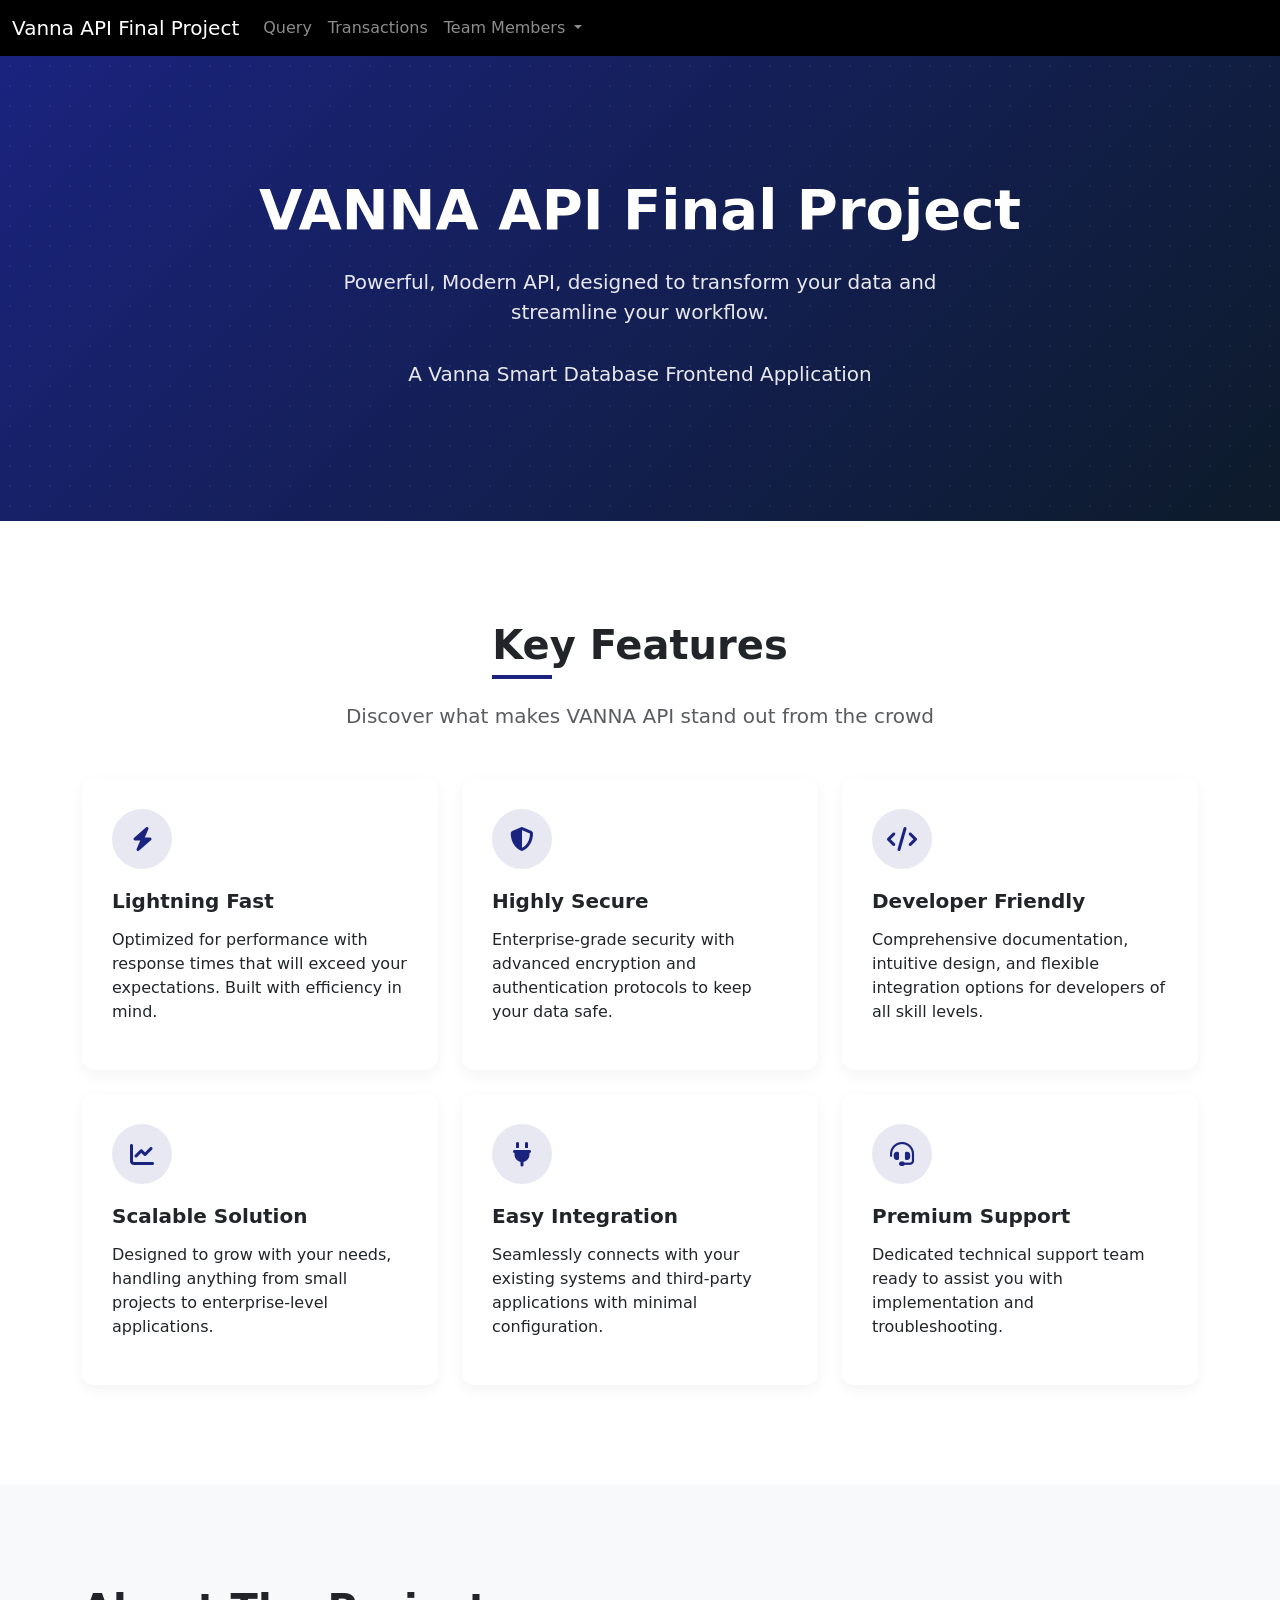
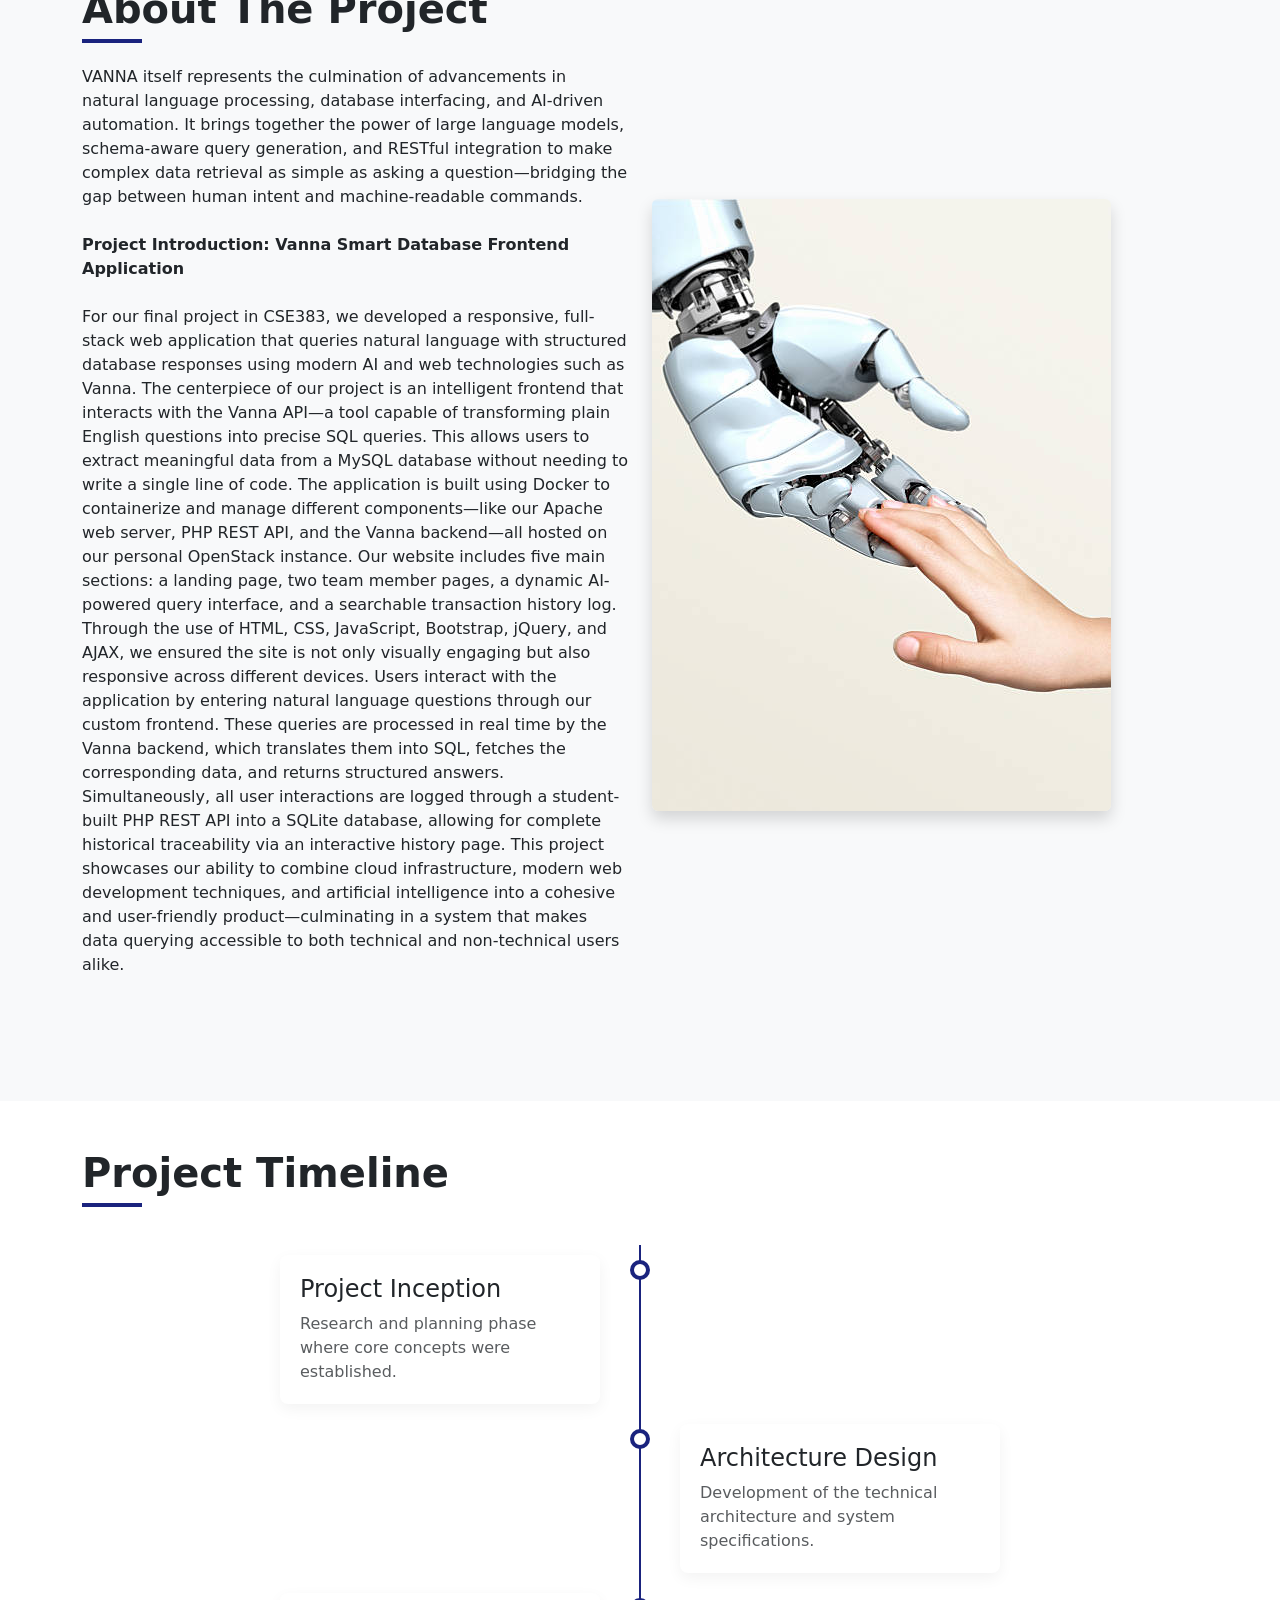
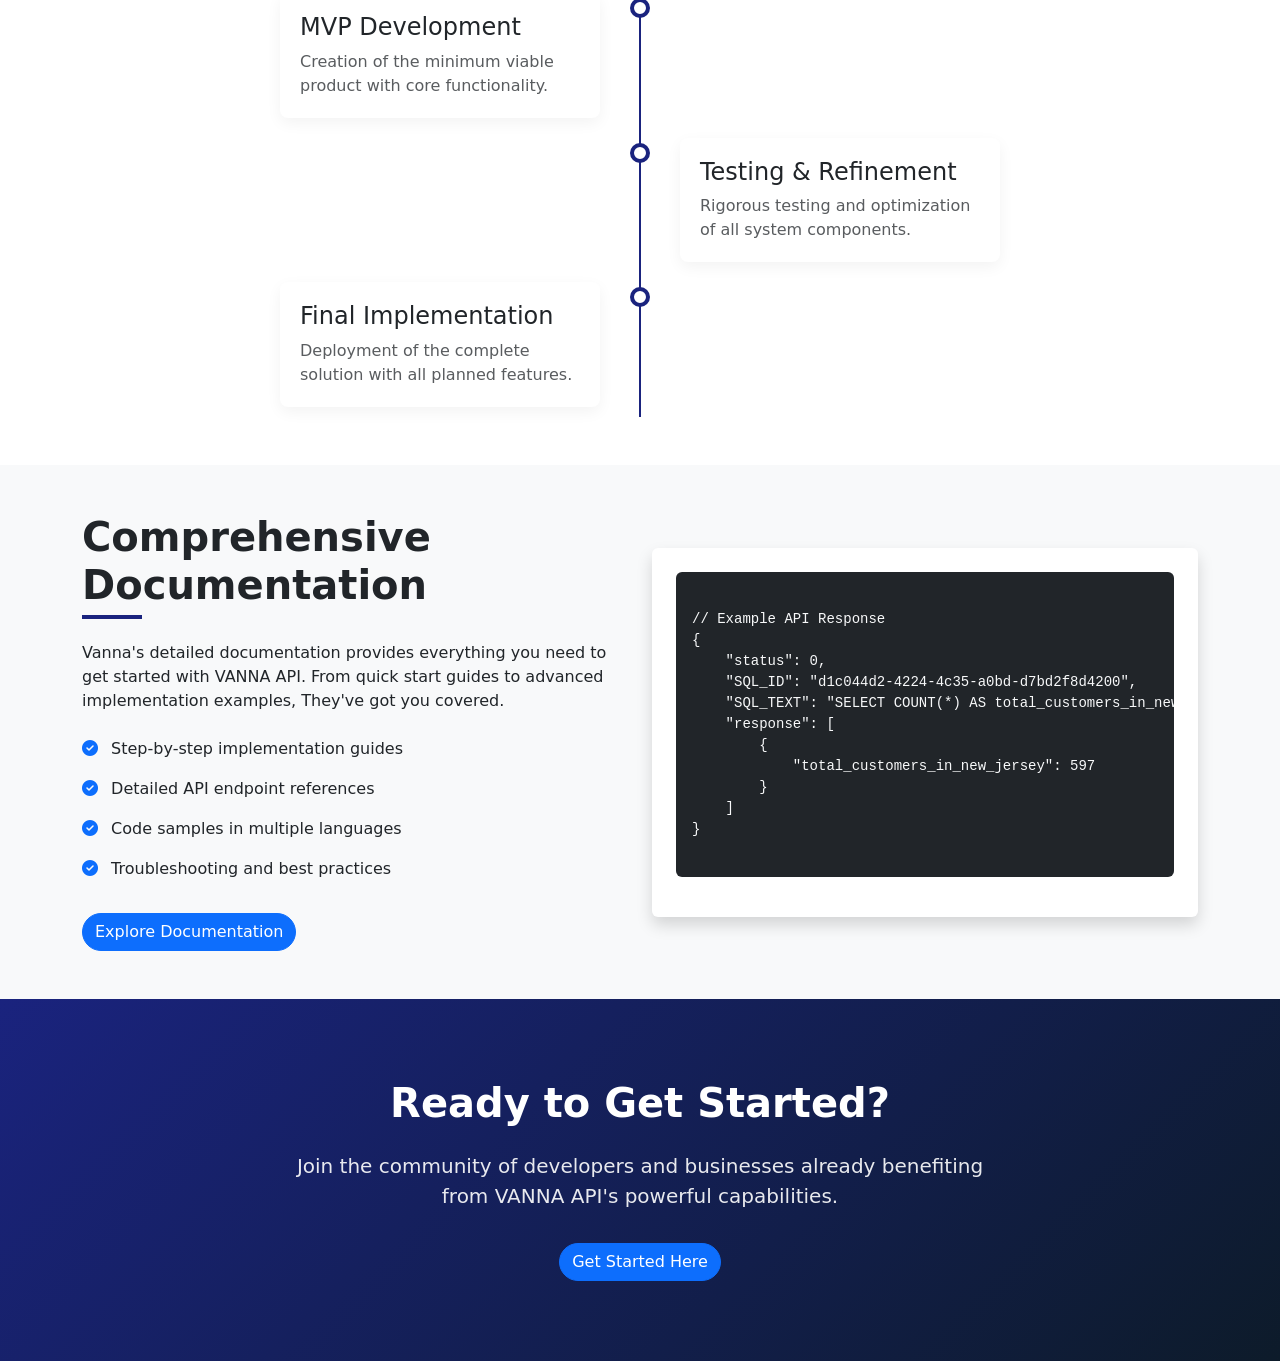
<file: Web Applications Final Project (CSC 383)/html/index.html>
<!DOCTYPE html>
<html lang="en">
  <head>
    <meta charset="UTF-8">
    <meta name="viewport" content="width=device-width, initial-scale=1.0">
    <title>VANNA API Final Project</title>

    <link href="https://cdn.jsdelivr.net/npm/bootstrap@5.3.3/dist/css/bootstrap.min.css" rel="stylesheet">
    <link rel="stylesheet" href="https://cdnjs.cloudflare.com/ajax/libs/font-awesome/6.4.0/css/all.min.css">

    <script src="https://cdn.jsdelivr.net/npm/bootstrap@5.3.3/dist/js/bootstrap.bundle.min.js"></script>

    <style>
        :root {
            --primary-color: #1a237e;
            --secondary-color: #0d1b2a;
            --light-color: #f8f9fa;
            --dark-color: #121212;
        }
        
        body {
            font-family: 'Inter', sans-serif;
            color: var(--dark-color);
            background-color: var(--light-color);
        }
        
        .hero-section {
            background: linear-gradient(135deg, var(--primary-color) 0%, var(--secondary-color) 100%);
            color: white;
            padding: 120px 0 100px;
            position: relative;
            overflow: hidden;
        }
        
        .hero-pattern {
            position: absolute;
            top: 0;
            left: 0;
            width: 100%;
            height: 100%;
            opacity: 0.05;
            background-image: radial-gradient(circle, white 1px, transparent 1px);
            background-size: 20px 20px;
        }
        
        .hero-section h1 {
            font-weight: 700;
            font-size: 3.5rem;
            margin-bottom: 1.5rem;
        }
        
        .hero-section p {
            font-size: 1.25rem;
            opacity: 0.9;
            max-width: 600px;
            margin: 0 auto 2rem;
        }
        
        .btn-primary {
            background-color: white;
            color: var(--primary-color);
            border: none;
            padding: 12px 30px;
            font-weight: 600;
            transition: all 0.3s ease;
        }
        
        .btn-primary:hover {
            background-color: rgba(255, 255, 255, 0.9);
            transform: translateY(-2px);
            box-shadow: 0 10px 20px rgba(0, 0, 0, 0.2);
        }
        
        .btn-outline {
            border: 2px solid white;
            color: white;
            background-color: transparent;
            padding: 12px 30px;
            font-weight: 600;
            margin-left: 15px;
            transition: all 0.3s ease;
        }
        
        .btn-outline:hover {
            background-color: rgba(255, 255, 255, 0.1);
            transform: translateY(-2px);
        }
        
        .features-section {
            padding: 100px 0;
        }
        
        .feature-card {
            padding: 30px;
            border-radius: 12px;
            background-color: white;
            box-shadow: 0 5px 15px rgba(0, 0, 0, 0.05);
            height: 100%;
            transition: all 0.3s ease;
        }
        
        .feature-card:hover {
            transform: translateY(-5px);
            box-shadow: 0 15px 30px rgba(0, 0, 0, 0.1);
        }
        
        .feature-icon {
            width: 60px;
            height: 60px;
            background-color: rgba(26, 35, 126, 0.1);
            border-radius: 50%;
            display: flex;
            align-items: center;
            justify-content: center;
            margin-bottom: 20px;
            color: var(--primary-color);
            font-size: 24px;
        }
        
        .feature-card h3 {
            font-size: 20px;
            font-weight: 600;
            margin-bottom: 15px;
        }
        
        .about-section {
            padding: 100px 0;
            background-color: #f8f9fa;
        }
        
        .section-title {
            font-size: 2.5rem;
            font-weight: 700;
            margin-bottom: 2rem;
            position: relative;
            display: inline-block;
        }
        
        .section-title:after {
            content: '';
            position: absolute;
            bottom: -10px;
            left: 0;
            width: 60px;
            height: 4px;
            background-color: var(--primary-color);
        }
        
        .timeline {
            position: relative;
            max-width: 800px;
            margin: 0 auto;
        }
        
        .timeline::after {
            content: '';
            position: absolute;
            width: 2px;
            background-color: var(--primary-color);
            top: 0;
            bottom: 0;
            left: 50%;
            margin-left: -1px;
        }
        
        .timeline-item {
            padding: 10px 40px;
            position: relative;
            width: 50%;
        }
        
        .timeline-item::after {
            content: '';
            position: absolute;
            width: 20px;
            height: 20px;
            background-color: white;
            border: 4px solid var(--primary-color);
            border-radius: 50%;
            top: 15px;
            z-index: 1;
        }
        
        .left {
            left: 0;
        }
        
        .right {
            left: 50%;
        }
        
        .left::after {
            right: -10px;
        }
        
        .right::after {
            left: -10px;
        }
        
        .timeline-content {
            padding: 20px;
            background-color: white;
            border-radius: 8px;
            box-shadow: 0 5px 15px rgba(0, 0, 0, 0.05);
        }
        
        .cta-section {
            padding: 80px 0;
            background: linear-gradient(135deg, var(--primary-color) 0%, var(--secondary-color) 100%);
            color: white;
            text-align: center;
            margin-bottom: 0;
        }
        
        .cta-section h2 {
            font-size: 2.5rem;
            font-weight: 700;
            margin-bottom: 1.5rem;
        }
        
        .cta-section p {
            font-size: 1.25rem;
            opacity: 0.9;
            max-width: 700px;
            margin: 0 auto 2rem;
        }
        /* took out the footer*/
        /* footer { 
            padding: 40px 0;
            background-color: var(--dark-color);
            color: rgba(255, 255, 255, 0.7);
        }
        
        .social-links a {
            display: inline-block;
            width: 40px;
            height: 40px;
            background-color: rgba(255, 255, 255, 0.1);
            border-radius: 50%;
            color: white;
            text-align: center;
            line-height: 40px;
            margin-right: 10px;
            transition: all 0.3s ease;
        }
        
        .social-links a:hover {
            background-color: var(--primary-color);
            transform: translateY(-3px);
        }
        
        .footer-links a {
            color: rgba(255, 255, 255, 0.7);
            margin: 0 15px;
            text-decoration: none;
            transition: all 0.3s ease;
        }
        
        .footer-links a:hover {
            color: white;
        } */
        
    </style>
  </head>
  <body>
    <!-- Navigation Bar -->
    <div id="navbar"></div>

    <!-- Hero Section Big blob `O gradient-->
    <section class="hero-section text-center">
        <div class="hero-pattern"></div>
        <div class="container">
            <h1 class="display-4 fw-bold">VANNA API Final Project</h1>
            <p class="lead">Powerful, Modern API, designed to transform your data and streamline your workflow.</p>
            <p class="note">A Vanna Smart Database Frontend Application</p>
            
        </div>
    </section>

    <!-- Features Section -->
    <section class="features-section" id="features">
        <div class="container">
            <div class="text-center mb-5">
                <h2 class="section-title text-center">Key Features</h2>
                <p class="lead text-muted">Discover what makes VANNA API stand out from the crowd</p>
            </div>
            <div class="row g-4">
                <div class="col-md-4">
                    <div class="feature-card">
                        <div class="feature-icon">
                            <i class="fas fa-bolt"></i>
                        </div>
                        <h3>Lightning Fast</h3>
                        <p>Optimized for performance with response times that will exceed your expectations. Built with efficiency in mind.</p>
                    </div>
                </div>
                <div class="col-md-4">
                    <div class="feature-card">
                        <div class="feature-icon">
                            <i class="fas fa-shield-alt"></i>
                        </div>
                        <h3>Highly Secure</h3>
                        <p>Enterprise-grade security with advanced encryption and authentication protocols to keep your data safe.</p>
                    </div>
                </div>
                <div class="col-md-4">
                    <div class="feature-card">
                        <div class="feature-icon">
                            <i class="fas fa-code"></i>
                        </div>
                        <h3>Developer Friendly</h3>
                        <p>Comprehensive documentation, intuitive design, and flexible integration options for developers of all skill levels.</p>
                    </div>
                </div>
                <div class="col-md-4">
                    <div class="feature-card">
                        <div class="feature-icon">
                            <i class="fas fa-chart-line"></i>
                        </div>
                        <h3>Scalable Solution</h3>
                        <p>Designed to grow with your needs, handling anything from small projects to enterprise-level applications.</p>
                    </div>
                </div>
                <div class="col-md-4">
                    <div class="feature-card">
                        <div class="feature-icon">
                            <i class="fas fa-plug"></i>
                        </div>
                        <h3>Easy Integration</h3>
                        <p>Seamlessly connects with your existing systems and third-party applications with minimal configuration.</p>
                    </div>
                </div>
                <div class="col-md-4">
                    <div class="feature-card">
                        <div class="feature-icon">
                            <i class="fas fa-headset"></i>
                        </div>
                        <h3>Premium Support</h3>
                        <p>Dedicated technical support team ready to assist you with implementation and troubleshooting.</p>
                    </div>
                </div>
            </div>
        </div>
    </section>

    <!-- About Section -->
    <section class="about-section" id="about">
        <div class="container">
            <div class="row align-items-center">
                <div class="col-lg-6">
                    <h2 class="section-title">About The Project</h2>
                    <p class="mb-4">VANNA itself represents the culmination of advancements in natural language processing, database interfacing, and AI-driven automation. It brings together the power of large language models, schema-aware query generation, and RESTful integration to make complex data retrieval as simple as asking a question—bridging the gap between human intent and machine-readable commands.</p>
                    <p class="mb-4" style="font-weight: bold;">Project Introduction: Vanna Smart Database Frontend Application</p>
                    <p class="mb-4" style = "text-align: left;">
For our final project in CSE383, we developed a responsive, full-stack web application that queries natural language with structured database responses using modern AI and web technologies such as Vanna. The centerpiece of our project is an intelligent frontend that interacts with the Vanna API—a tool capable of transforming plain English questions into precise SQL queries. This allows users to extract meaningful data from a MySQL database without needing to write a single line of code.
The application is built using Docker to containerize and manage different components—like our Apache web server, PHP REST API, and the Vanna backend—all hosted on our personal OpenStack instance. Our website includes five main sections: a landing page, two team member pages, a dynamic AI-powered query interface, and a searchable transaction history log. Through the use of HTML, CSS, JavaScript, Bootstrap, jQuery, and AJAX, we ensured the site is not only visually engaging but also responsive across different devices.
Users interact with the application by entering natural language questions through our custom frontend. These queries are processed in real time by the Vanna backend, which translates them into SQL, fetches the corresponding data, and returns structured answers. Simultaneously, all user interactions are logged through a student-built PHP REST API into a SQLite database, allowing for complete historical traceability via an interactive history page.
This project showcases our ability to combine cloud infrastructure, modern web development techniques, and artificial intelligence into a cohesive and user-friendly product—culminating in a system that makes data querying accessible to both technical and non-technical users alike.</p>
                </div>
                <div class="col-lg-6">
                    <!-- <img src="https://vanna.ai/img/vanna.png" alt="Vanna API" class="img-fluid rounded shadow"> -->
                    <img src="robotmeethumanHands.jpg" alt="Vanna API" class="img-fluid rounded shadow mt-4">
                </div>
            </div>
        </div>
    </section>

    <!-- Timeline Section -->
    <section class="py-5" id="timeline">
        <div class="container">
            <h2 class="section-title text-center mb-5">Project Timeline</h2>
            <div class="timeline">
                <div class="timeline-item left">
                    <div class="timeline-content">
                        <h4>Project Inception</h4>
                        <p class="text-muted mb-0">Research and planning phase where core concepts were established.</p>
                    </div>
                </div>
                <div class="timeline-item right">
                    <div class="timeline-content">
                        <h4>Architecture Design</h4>
                        <p class="text-muted mb-0">Development of the technical architecture and system specifications.</p>
                    </div>
                </div>
                <div class="timeline-item left">
                    <div class="timeline-content">
                        <h4>MVP Development</h4>
                        <p class="text-muted mb-0">Creation of the minimum viable product with core functionality.</p>
                    </div>
                </div>
                <div class="timeline-item right">
                    <div class="timeline-content">
                        <h4>Testing & Refinement</h4>
                        <p class="text-muted mb-0">Rigorous testing and optimization of all system components.</p>
                    </div>
                </div>
                <div class="timeline-item left">
                    <div class="timeline-content">
                        <h4>Final Implementation</h4>
                        <p class="text-muted mb-0">Deployment of the complete solution with all planned features.</p>
                    </div>
                </div>
            </div>
        </div>
    </section>

    <!-- Documentation Preview Section -->
    <section class="py-5 bg-light" id="documentation">
        <div class="container">
            <div class="row align-items-center">
                <div class="col-lg-6">
                    <h2 class="section-title">Comprehensive Documentation</h2>
                    <p class="mb-4">Vanna's detailed documentation provides everything you need to get started with VANNA API. From quick start guides to advanced implementation examples, They've got you covered.</p>
                    <ul class="list-unstyled">
                        <li class="mb-3"><i class="fas fa-check-circle text-primary me-2"></i> Step-by-step implementation guides</li>
                        <li class="mb-3"><i class="fas fa-check-circle text-primary me-2"></i> Detailed API endpoint references</li>
                        <li class="mb-3"><i class="fas fa-check-circle text-primary me-2"></i> Code samples in multiple languages</li>
                        <li class="mb-3"><i class="fas fa-check-circle text-primary me-2"></i> Troubleshooting and best practices</li>
                    </ul>
                    <a href="https://vanna.ai/docs/vanna.html" class="btn btn-primary rounded-pill mt-3">Explore Documentation</a>
                </div>
                <div class="col-lg-6 mt-5 mt-lg-0">
                    <div class="p-4 bg-white rounded shadow">
                        <pre class="bg-dark text-light p-3 rounded" style="overflow-x: auto;"><code>
// Example API Response
{
    "status": 0,
    "SQL_ID": "d1c044d2-4224-4c35-a0bd-d7bd2f8d4200",
    "SQL_TEXT": "SELECT COUNT(*) AS total_customers_in_new_jersey \nFROM customer \nWHERE c_state = 'NJ';",
    "response": [
        {
            "total_customers_in_new_jersey": 597
        }
    ]
}
                        </code></pre>
                    </div>
                </div>
            </div>
        </div>
    </section>

    <!-- CTA Section -->
    <section class="cta-section" id="contact">
        <div class="container">
            <h2>Ready to Get Started?</h2>
            <p>Join the community of developers and businesses already benefiting from VANNA API's powerful capabilities.</p>
            <a href="https://vanna.ai/" target = "_blank" class="btn btn-primary rounded-pill"> Get Started Here </a>
        </div>
    </section>

    <!-- No Footer -->

    <!--SCRIPT IMPLEMENTAATIONS-->
    <script src="https://code.jquery.com/jquery-3.6.3.min.js"
        integrity="sha256-pvPw+upLPUjgMXY0G+8O0xUf+/Im1MZjXxxgOcBQBXU=" crossorigin="anonymous"></script>

        <!--Navbar Script-->
    <script>
        $(document).ready(function () {
            loadNavbar(); // Call the function to load the navbar
        });
        
        function loadNavbar() {
            // Load the navbar HTML file using AJAX
            $.ajax({
                url: 'navbar.html', //file rewuest via ajax
                method: 'GET', // HTTP method for request
                dataType: 'html' // Expecting HTML response
            })
                .done(function (data) { // On success, load the navbar content
                    $('#navbar').html(data);
                })
                .fail(function (jqXHR, textStatus, errorThrown) { // On failure, log the error
                    console.error('Failed to load navbar:', textStatus);
                    $('#navbar').html('<div class="alert alert-danger">Failed to load navigation bar.</div>');
                });
        }
    </script>
  </body>
</html>
</file>
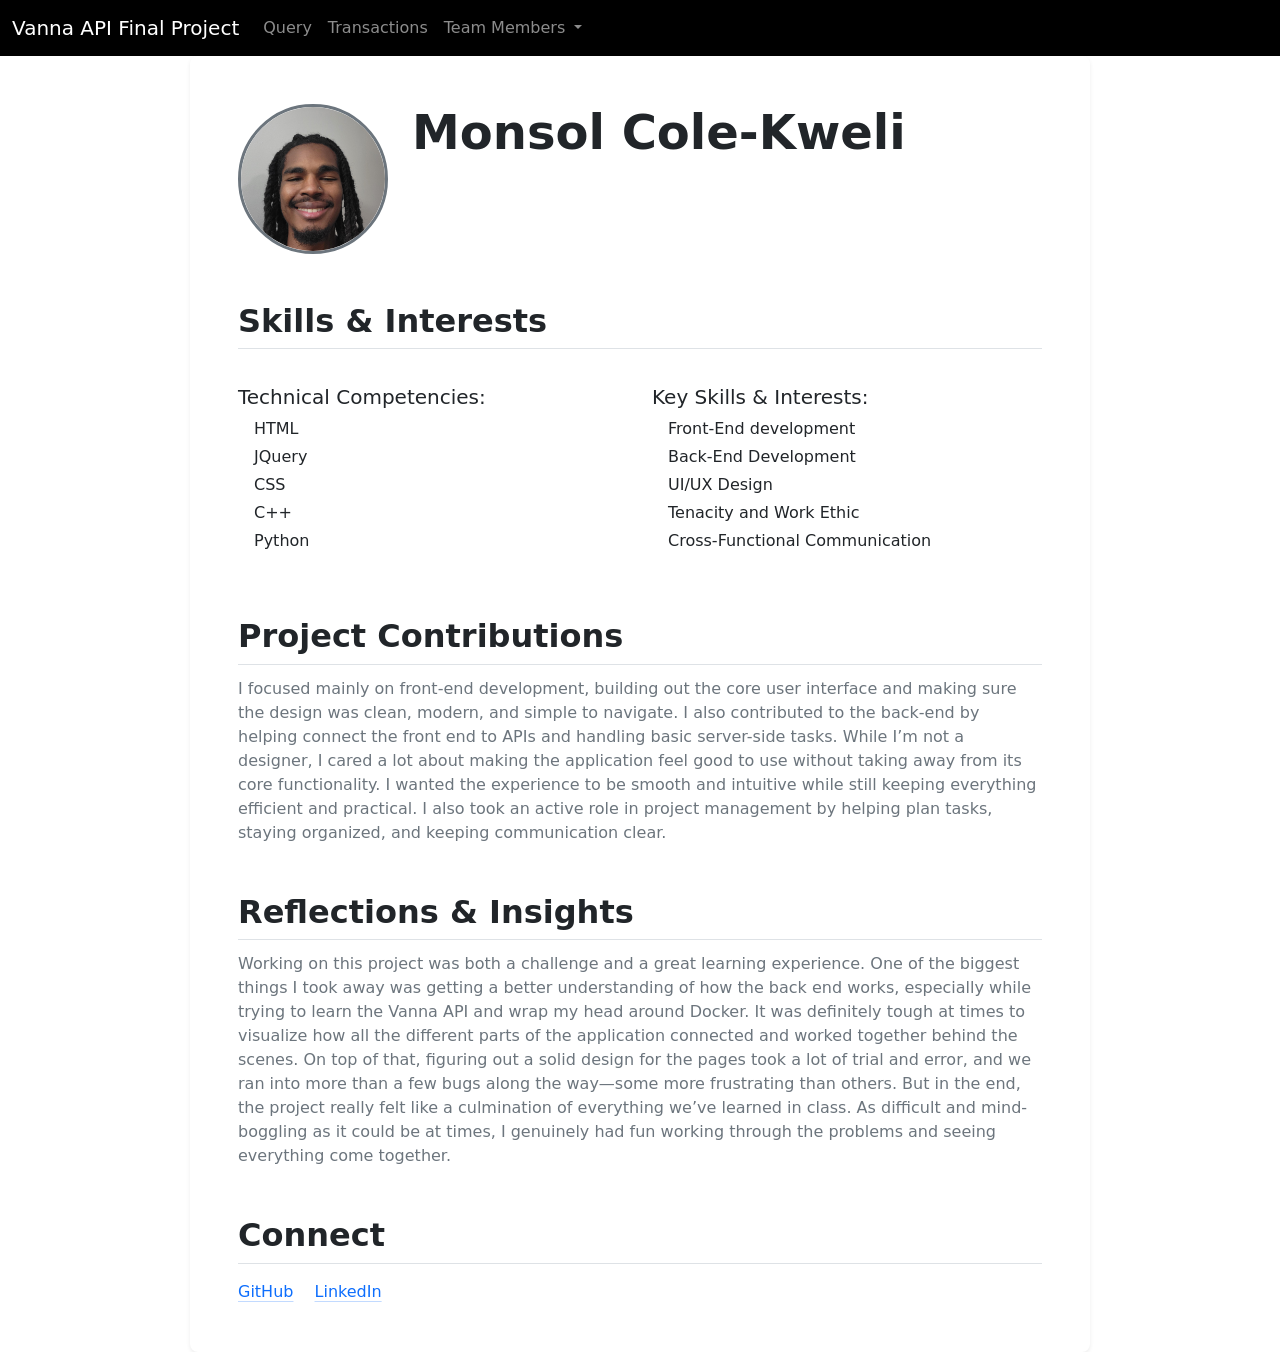
<file: Web Applications Final Project (CSC 383)/html/colekwm.html>
<!DOCTYPE html>
<html lang="en">
<head>
    <meta charset="UTF-8">
    <meta name="viewport" content="width=device-width, initial-scale=1.0">
    <title>Team Member: Monsol Cole-Kweli</title>

    <link href="https://cdn.jsdelivr.net/npm/bootstrap@5.3.3/dist/css/bootstrap.min.css" rel="stylesheet" integrity="sha384-QWTKZyjpPEjISv5WaRU9OFeRpok6YctnYmDr5pNlyT2bRjXh0JMhjY6hW+ALEwIH" crossorigin="anonymous">
    <script src="https://code.jquery.com/jquery-3.7.1.min.js" integrity="sha256-/JqT3SQfawRcv/BIHPThkBvs0OEvtFFmqPF/lYI/Cxo=" crossorigin="anonymous"></script>
    <link rel="preconnect" href="https://fonts.googleapis.com">
    <link rel="preconnect" href="https://fonts.gstatic.com" crossorigin>
    <link href="https://fonts.googleapis.com/css2?family=Inter:wght@400;500;600;700&display=swap" rel="stylesheet">

    <style>
        body {
            font-family: 'Inter', sans-serif;
            background-color: #f8f9fa;
        }
        section > h2 {
            margin-bottom: 0.75rem;
            padding-bottom: 0.5rem;
            border-bottom: 1px solid #dee2e6; 
        }
        section ul li {
            margin-bottom: 0.25rem;
        }
        .profile-img {
            width: 150px;
            height: 150px;
            object-fit: cover; 
        }
        @media (max-width: 575.98px) {
            .profile-header {
                text-align: center;
            }
            .profile-img {
                 margin-bottom: 1rem;
            }
        }
    </style>
</head>
<body>
    <div id="navbar">
    </div>
    <div class="container">
        <article class="bg-white rounded-3 shadow-sm p-4 p-md-5 mx-auto" style="max-width: 900px;"> <header class="row align-items-center align-items-sm-start mb-5 profile-header">
                <div class="col-sm-auto text-center text-sm-start mb-3 mb-sm-0">
                     <img
                        src="MonsoleHeadshot.jpg" alt="Professional photo of Monsol Cole-Kweli"
                        class="rounded-circle border border-3 border-secondary profile-img" >
                </div>
                <div class="col-sm">
                    <h1 class="display-5 fw-bold mb-2">Monsol Cole-Kweli</h1>
                </div>
            </header>

            <section class="mb-5">
                <h2 class="fs-2 fw-semibold">Skills & Interests</h2>
                <div class="row g-4 mt-2"> <div class="col-md-6">
                        <h3 class="fs-5 fw-medium mb-2">Technical Competencies:</h3>
                        <ul class="list-unstyled ps-3">
                             <li>HTML</li>
                             <li>JQuery</li>
                             <li>CSS</li>
                             <li>C++</li>
                             <li>Python</li>
                        </ul>
                    </div>
                     <div class="col-md-6">
                        <h3 class="fs-5 fw-medium mb-2">Key Skills & Interests:</h3>
                        <ul class="list-unstyled ps-3">
                            <li>Front-End development</li>
                            <li>Back-End Development</li>
                            <li>UI/UX Design</li>
                            <li>Tenacity and Work Ethic</li>
                            <li>Cross-Functional Communication</li>
                        </ul>
                    </div>
                </div>
            </section>

            <section class="mb-5">
                <h2 class="fs-2 fw-semibold">Project Contributions</h2>
                <div class="text-secondary lh-base">
                    I focused mainly on front-end development, building out the core user interface and making sure the design was clean, modern, and simple to navigate. I also contributed to the back-end by helping connect the front end to APIs and handling basic server-side tasks. While I’m not a designer, I cared a lot about making the application feel good to use without taking away from its core functionality. I wanted the experience to be smooth and intuitive while still keeping everything efficient and practical. I also took an active role in project management by helping plan tasks, staying organized, and keeping communication clear.
                    </div>
            </section>

            <section class="mb-5">
                <h2 class="fs-2 fw-semibold">Reflections & Insights</h2>
                <p class="text-secondary lh-base">Working on this project was both a challenge and a great learning experience. One of the biggest things I took away was getting a better understanding of how the back end works, especially while trying to learn the Vanna API and wrap my head around Docker. It was definitely tough at times to visualize how all the different parts of the application connected and worked together behind the scenes. On top of that, figuring out a solid design for the pages took a lot of trial and error, and we ran into more than a few bugs along the way—some more frustrating than others. But in the end, the project really felt like a culmination of everything we’ve learned in class. As difficult and mind-boggling as it could be at times, I genuinely had fun working through the problems and seeing everything come together.</p>
            </section>

            <section>
                <h2 class="fs-2 fw-semibold">Connect</h2>

                <div class="mt-3">
                    <a href="https://github.com/MonsolColeKweli" target="_blank" class="link-primary link-offset-2 link-underline-opacity-25 link-underline-opacity-100-hover me-3">GitHub</a>
                    <a href="https://www.linkedin.com/in/monsol-cole-kweli/" target="_blank" class="link-primary link-offset-2 link-underline-opacity-25 link-underline-opacity-100-hover me-3">LinkedIn</a>
                    </div>
            </section>

        </article> </div> <script src="https://cdn.jsdelivr.net/npm/bootstrap@5.3.3/dist/js/bootstrap.bundle.min.js" integrity="sha384-YvpcrYf0tY3lHB60NNkmXc5s9fDVZLESaAA55NDzOxhy9GkcIdslK1eN7N6jIeHz" crossorigin="anonymous"></script>
    </body>
    <script>
        $(document).ready(function () {
          loadNavbar(); // Call the function to load the navbar
        });
        function loadNavbar() {
            // Load the navbar HTML file using AJAX
            $.ajax({
              url: 'navbar.html', //file rewuest via ajax
              method: 'GET', // HTTP method for request
              dataType: 'html' // Expecting HTML response
            })
            .done(function (data) { // On success, load the navbar content
              $('#navbar').html(data); 
            })
            .fail(function (jqXHR, textStatus, errorThrown) { // On failure, log the error
              console.error('Failed to load navbar:', textStatus);
              $('#navbar').html('<div class="alert alert-danger">Failed to load navigation bar.</div>');
            });
          }
          </script>
</html>
</file>
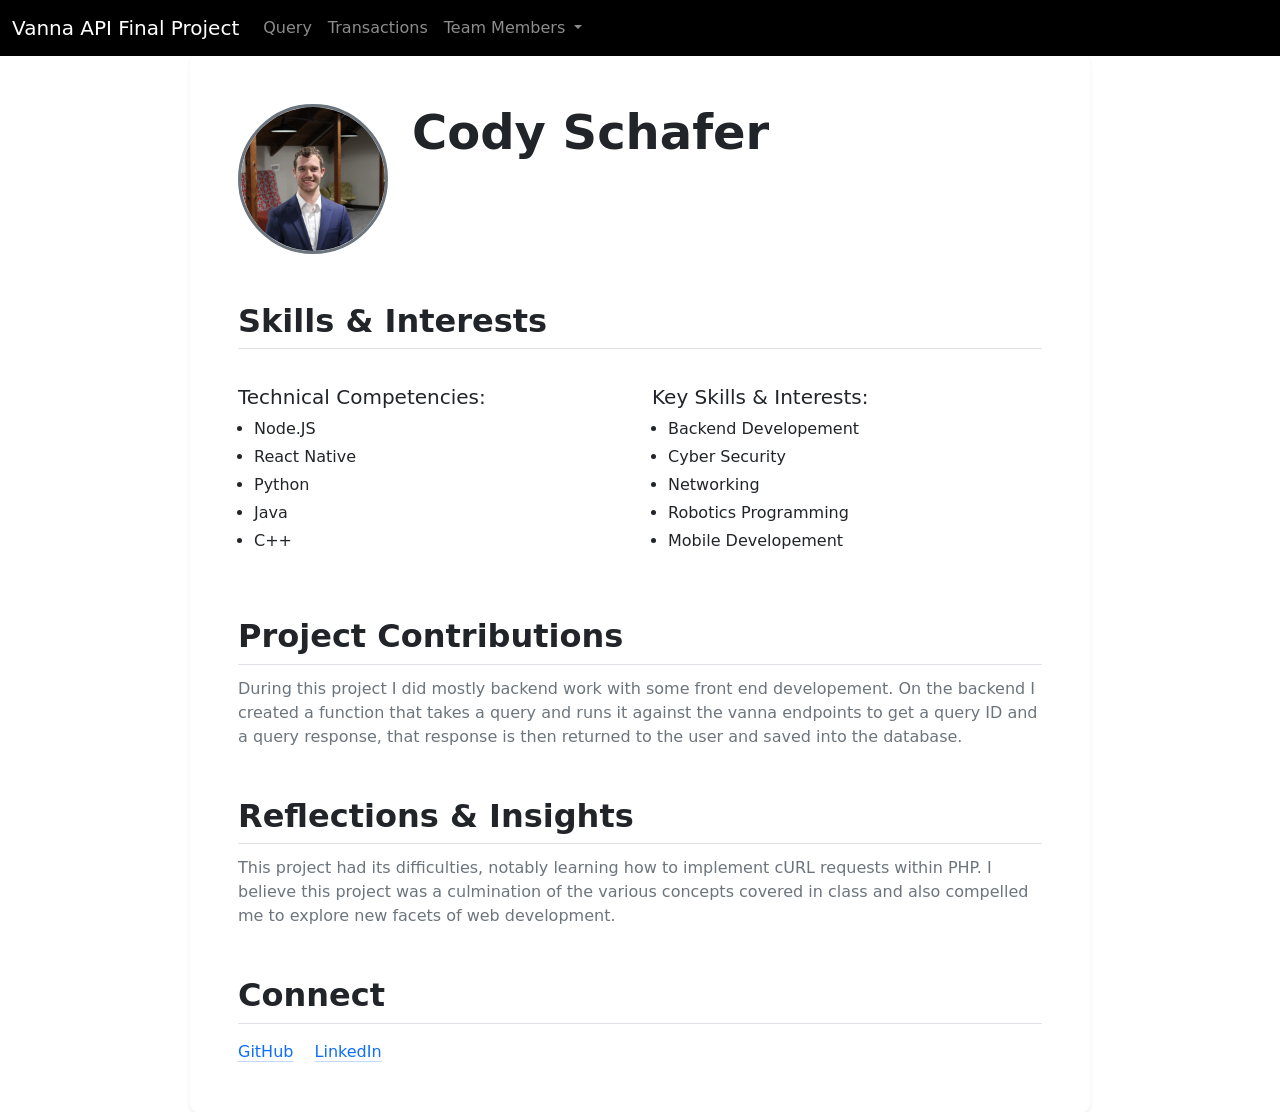
<file: Web Applications Final Project (CSC 383)/html/schafecm.html>
<!DOCTYPE html>
<html lang="en">
<head>
    <meta charset="UTF-8">
    <meta name="viewport" content="width=device-width, initial-scale=1.0">
    <title>Team Member: Cody Schafer</title>

    <link href="https://cdn.jsdelivr.net/npm/bootstrap@5.3.3/dist/css/bootstrap.min.css" rel="stylesheet" integrity="sha384-QWTKZyjpPEjISv5WaRU9OFeRpok6YctnYmDr5pNlyT2bRjXh0JMhjY6hW+ALEwIH" crossorigin="anonymous">
    <script src="https://code.jquery.com/jquery-3.7.1.min.js" integrity="sha256-/JqT3SQfawRcv/BIHPThkBvs0OEvtFFmqPF/lYI/Cxo=" crossorigin="anonymous"></script>
    <link rel="preconnect" href="https://fonts.googleapis.com">
    <link rel="preconnect" href="https://fonts.gstatic.com" crossorigin>
    <link href="https://fonts.googleapis.com/css2?family=Inter:wght@400;500;600;700&display=swap" rel="stylesheet">

    <style>
        body {
            font-family: 'Inter', sans-serif;
            background-color: #f8f9fa;
        }
        section > h2 {
            margin-bottom: 0.75rem;
            padding-bottom: 0.5rem;
            border-bottom: 1px solid #dee2e6; 
        }
        section ul li {
            margin-bottom: 0.25rem;
        }
        .profile-img {
            width: 150px;
            height: 150px;
            object-fit: cover; 
        }
        @media (max-width: 575.98px) {
            .profile-header {
                text-align: center;
            }
            .profile-img {
                 margin-bottom: 1rem;
            }
        }
    </style>
</head>
<body>
    <div id="navbar"></div>
    <div class="container">
        <article class="bg-white rounded-3 shadow-sm p-4 p-md-5 mx-auto" style="max-width: 900px;"> <header class="row align-items-center align-items-sm-start mb-5 profile-header">
                <div class="col-sm-auto text-center text-sm-start mb-3 mb-sm-0">
                     <img
                        src="codySchaferPic.jpg" alt="Professional photo of Cody Schafer"
                        class="rounded-circle border border-3 border-secondary profile-img" onerror="this.onerror=null;" >
                </div>
                <div class="col-sm">
                    <h1 class="display-5 fw-bold mb-2">Cody Schafer</h1>
                </div>
            </header>

            <section class="mb-5">
                <h2 class="fs-2 fw-semibold">Skills & Interests</h2>
                <div class="row g-4 mt-2"> <div class="col-md-6">
                        <h3 class="fs-5 fw-medium mb-2">Technical Competencies:</h3>
                        <ul class="ps-3">
                             <li>Node.JS</li>
                             <li>React Native</li>
                             <li>Python</li>
                             <li>Java</li>
                             <li>C++</li>
                        </ul>
                    </div>
                     <div class="col-md-6">
                        <h3 class="fs-5 fw-medium mb-2">Key Skills & Interests:</h3>
                        <ul class="ps-3">
                            <li>Backend Developement</li>
                            <li>Cyber Security</li>
                            <li>Networking</li>
                            <li>Robotics Programming</li>
                            <li>Mobile Developement</li>
                        </ul>
                    </div>
                </div>
            </section>

            <section class="mb-5">
                <h2 class="fs-2 fw-semibold">Project Contributions</h2>
                <div class="text-secondary lh-base"> <p class="mb-3">During this project I did mostly backend work with some front end developement. On the backend I created a function that takes a query and runs it against the vanna endpoints to get a query ID and a query response, that response is then returned to the user and saved into the database. </p>

                    </div>
            </section>

            <section class="mb-5">
                <h2 class="fs-2 fw-semibold">Reflections & Insights</h2>
                <p class="text-secondary lh-base">This project had its difficulties, notably learning how to implement cURL requests within PHP. I believe this project was a culmination of the various concepts covered in class and also compelled me to explore new facets of web development.</p>
            </section>

            <section>
                <h2 class="fs-2 fw-semibold">Connect</h2>

                <div class="mt-3">
                    <a href="https://github.com/cdubles" class="link-primary link-offset-2 link-underline-opacity-25 link-underline-opacity-100-hover me-3">GitHub</a>
                    <a href="https://www.linkedin.com/in/cody-schafer-97a342272/" class="link-primary link-offset-2 link-underline-opacity-25 link-underline-opacity-100-hover me-3">LinkedIn</a>
                    </div>
            </section>

        </article> </div> <script src="https://cdn.jsdelivr.net/npm/bootstrap@5.3.3/dist/js/bootstrap.bundle.min.js" integrity="sha384-YvpcrYf0tY3lHB60NNkmXc5s9fDVZLESaAA55NDzOxhy9GkcIdslK1eN7N6jIeHz" crossorigin="anonymous"></script>
    </body>
    <script>
        $(document).ready(function () {
          loadNavbar(); // Call the function to load the navbar
        });
        function loadNavbar() {
            // Load the navbar HTML file using AJAX
            $.ajax({
              url: 'navbar.html', //file rewuest via ajax
              method: 'GET', // HTTP method for request
              dataType: 'html' // Expecting HTML response
            })
            .done(function (data) { // On success, load the navbar content
              $('#navbar').html(data); 
            })
            .fail(function (jqXHR, textStatus, errorThrown) { // On failure, log the error
              console.error('Failed to load navbar:', textStatus);
              $('#navbar').html('<div class="alert alert-danger">Failed to load navigation bar.</div>');
            });
          }
          </script>
</html>
</file>
